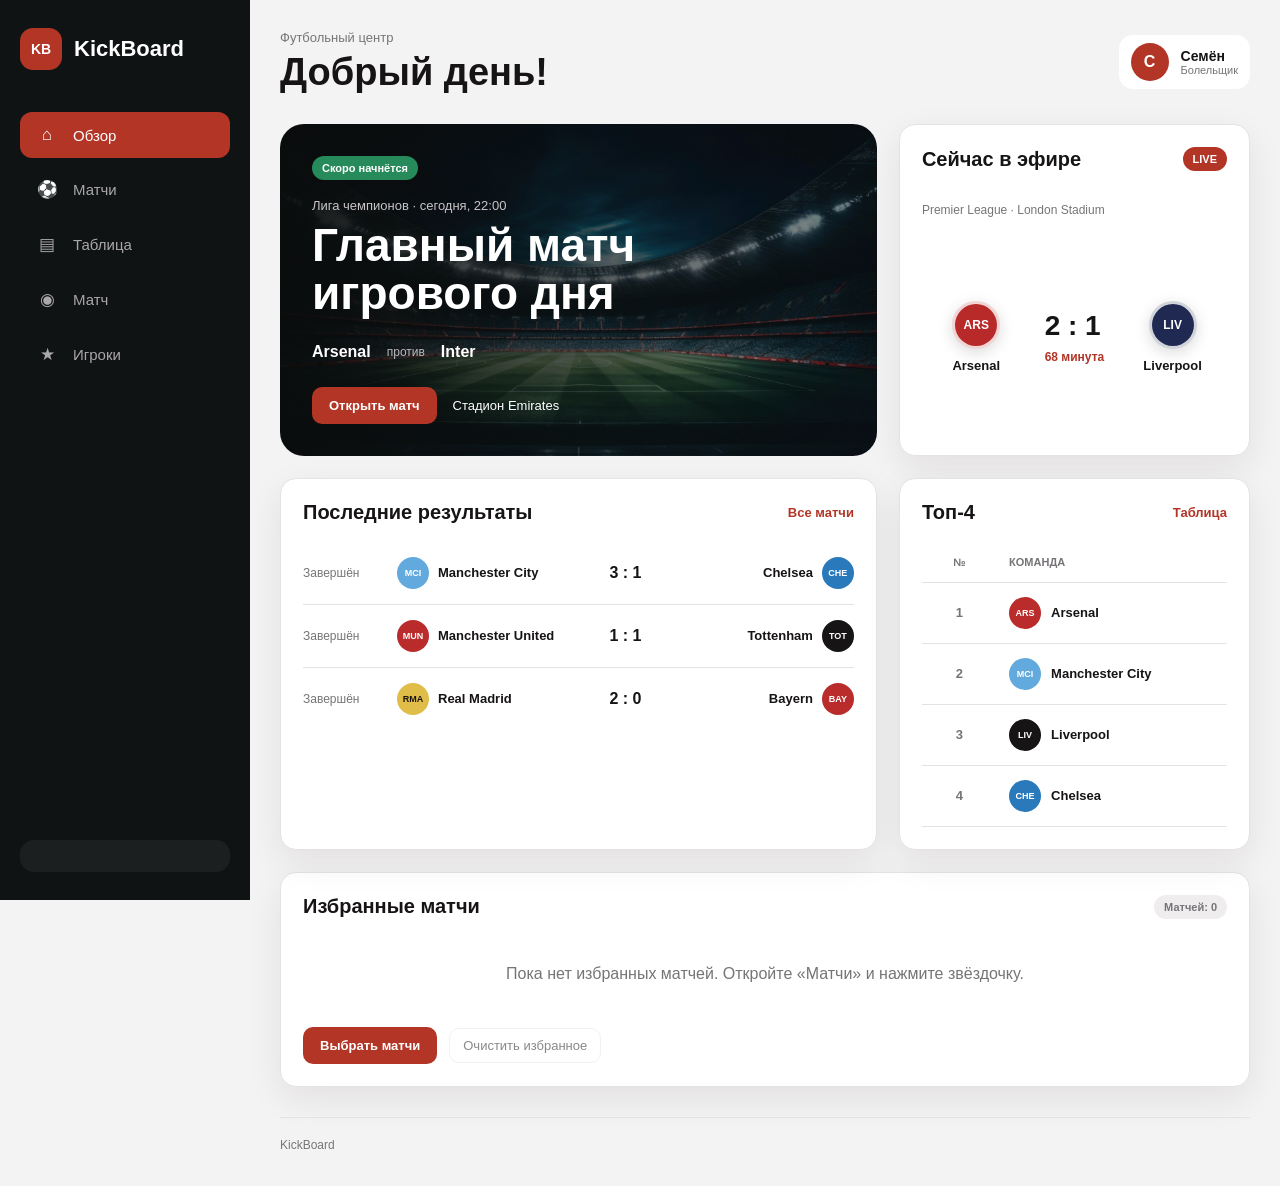
<file: hw-1/index.html>
<!DOCTYPE html>
<html lang="ru">
<head>
    <meta charset="UTF-8">
    <meta name="viewport" content="width=device-width, initial-scale=1.0">
    <meta name="description" content="Главная страница футбольного дашборда KickBoard">
    <title>KickBoard — Обзор</title>
    <link rel="stylesheet" href="css/style.css">
</head>
<body data-page="dashboard">
<div class="app">
    <aside class="sidebar">
        <a class="brand" href="index.html">
            <span class="brand__mark">KB</span>
            <span class="brand__name">KickBoard</span>
        </a>

        <nav class="navigation" aria-label="Основная навигация">
            <ul class="navigation__list">
                <li>
                    <a class="navigation__link navigation__link--active"
                       href="index.html" aria-current="page">
                        <span class="navigation__icon">⌂</span>
                        <span class="navigation__text">Обзор</span>
                    </a>
                </li>
                <li>
                    <a class="navigation__link" href="matches.html">
                        <span class="navigation__icon">⚽</span>
                        <span class="navigation__text">Матчи</span>
                    </a>
                </li>
                <li>
                    <a class="navigation__link" href="standings.html">
                        <span class="navigation__icon">▤</span>
                        <span class="navigation__text">Таблица</span>
                    </a>
                </li>
                <li>
                    <a class="navigation__link" href="match.html">
                        <span class="navigation__icon">◉</span>
                        <span class="navigation__text">Матч</span>
                    </a>
                </li>
                <li>
                    <a class="navigation__link" href="players.html">
                        <span class="navigation__icon">★</span>
                        <span class="navigation__text">Игроки</span>
                    </a>
                </li>
            </ul>
        </nav>

        <p class="sidebar__note">
        
        </p>
    </aside>

    <main class="main">
        <header class="topbar">
            <div>
                <p class="topbar__eyebrow">Футбольный центр</p>
                <h1 class="topbar__title">Добрый день!</h1>
            </div>

            <div class="profile">
                <span class="profile__avatar">С</span>
                <div class="profile__info">
                    <p class="profile__name">Семён</p>
                    <p class="profile__role">Болельщик</p>
                </div>
            </div>
        </header>

        <section class="dashboard-grid" aria-label="Главные матчи">
            <article class="hero">
                <div class="hero__content">
                    <span class="badge badge--green">Скоро начнётся</span>
                    <p class="hero__subtitle">Лига чемпионов · сегодня, 22:00</p>
                    <h2 class="hero__title">Главный матч игрового дня</h2>

                    <div class="hero__teams">
                        <span class="hero__team">Arsenal</span>
                        <span class="hero__versus">против</span>
                        <span class="hero__team">Inter</span>
                    </div>

                    <div class="hero__actions">
                        <a class="button" href="match.html">Открыть матч</a>
                        <span class="hero__time">Стадион Emirates</span>
                    </div>
                </div>
            </article>

            <article class="card live-card">
                <div class="section-heading">
                    <h2 class="section-heading__title">Сейчас в эфире</h2>
                    <span class="badge badge--live">LIVE</span>
                </div>

                <p class="live-card__stadium">Premier League · London Stadium</p>

                <div class="scoreboard">
                    <div class="scoreboard__team">
                        <span class="team-logo team-logo--red">ARS</span>
                        <span>Arsenal</span>
                    </div>

                    <div>
                        <p class="scoreboard__score">2 : 1</p>
                        <p class="scoreboard__minute">68 минута</p>
                    </div>

                    <div class="scoreboard__team">
                        <span class="team-logo team-logo--navy">LIV</span>
                        <span>Liverpool</span>
                    </div>
                </div>
            </article>
        </section>

        <section class="dashboard-grid">
            <section class="card">
                <div class="section-heading">
                    <h2 class="section-heading__title">Последние результаты</h2>
                    <a class="section-heading__link" href="matches.html">Все матчи</a>
                </div>

                <div class="match-list" data-js="recent-matches"></div>
            </section>

            <aside class="card">
                <div class="section-heading">
                    <h2 class="section-heading__title">Топ-4</h2>
                    <a class="section-heading__link" href="standings.html">Таблица</a>
                </div>

                <div class="table-wrapper">
                    <table class="standings-table">
                        <thead>
                        <tr>
                            <th>№</th>
                            <th>Команда</th>
                            <th>И</th>
                            <th>О</th>
                        </tr>
                        </thead>
                        <tbody data-js="top-teams"></tbody>
                    </table>
                </div>
            </aside>
        </section>

        <section class="card favorites-panel" aria-labelledby="favorites-title">
            <div class="section-heading">
                <h2 class="section-heading__title" id="favorites-title">Избранные матчи</h2>
                <span class="badge" data-js="favorites-count">Матчей: 0</span>
            </div>
            <div class="match-list" data-js="favorites-list"></div>
            <div class="favorites-panel__actions">
                <a class="button" href="matches.html">Выбрать матчи</a>
                <button class="favorite-toggle" type="button" data-js="clear-favorites" disabled>Очистить избранное</button>
            </div>
        </section>

        <footer class="footer">
            KickBoard
        </footer>
    </main>
</div>
<script type="module" src="js/app.js"></script>
</body>
</html>
</file>
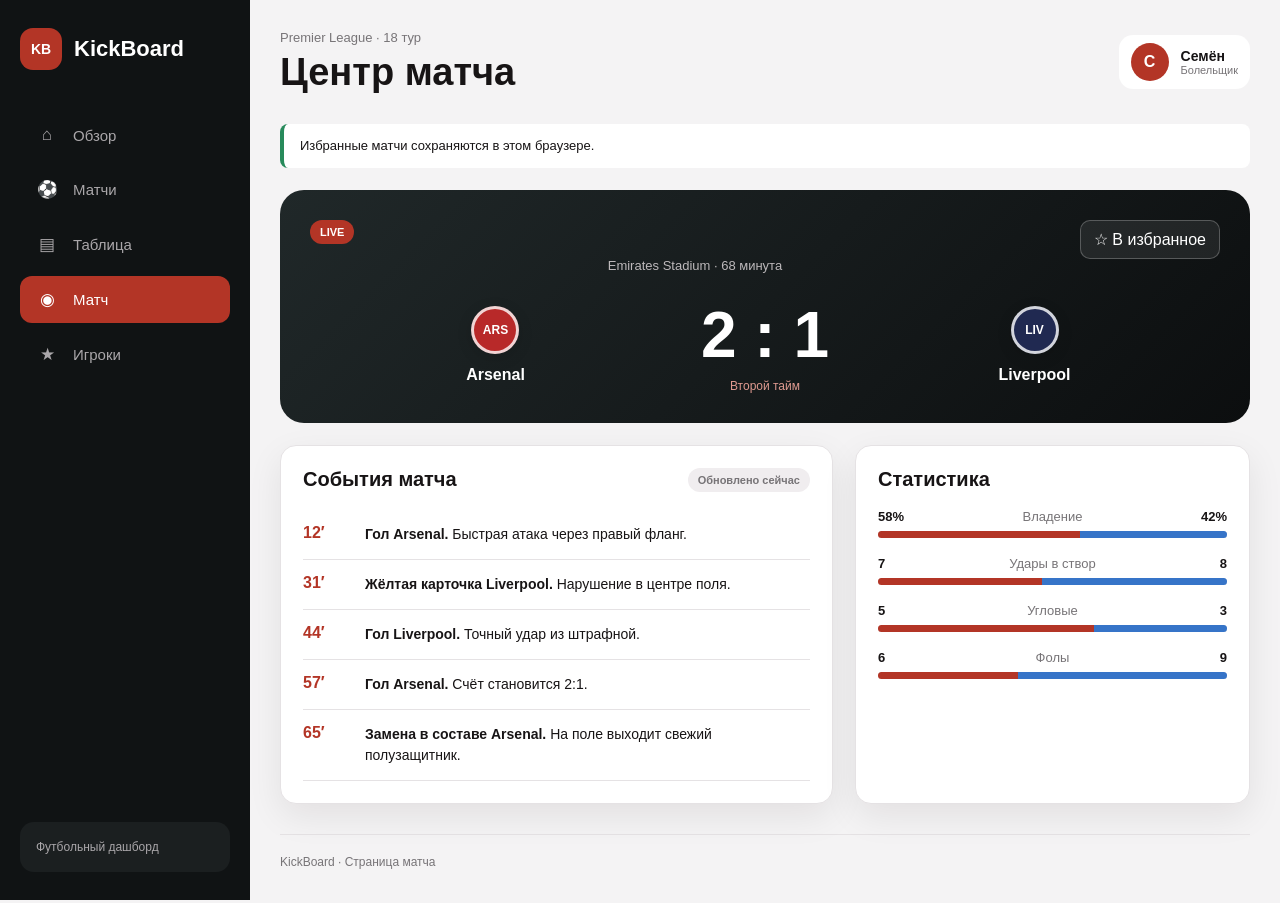
<file: hw-1/match.html>
<!DOCTYPE html>
<html lang="ru">
<head>
    <meta charset="UTF-8">
    <meta name="viewport" content="width=device-width, initial-scale=1.0">
    <meta name="description" content="Статистика футбольного матча KickBoard">
    <title>KickBoard — Матч</title>
    <link rel="stylesheet" href="css/style.css">
</head>
<body data-page="match">
<div class="app">
    <aside class="sidebar">
        <a class="brand" href="index.html">
            <span class="brand__mark">KB</span>
            <span class="brand__name">KickBoard</span>
        </a>

        <nav class="navigation" aria-label="Основная навигация">
            <ul class="navigation__list">
                <li>
                    <a class="navigation__link" href="index.html">
                        <span class="navigation__icon">⌂</span>
                        <span class="navigation__text">Обзор</span>
                    </a>
                </li>

                <li>
                    <a class="navigation__link" href="matches.html">
                        <span class="navigation__icon">⚽</span>
                        <span class="navigation__text">Матчи</span>
                    </a>
                </li>

                <li>
                    <a class="navigation__link" href="standings.html">
                        <span class="navigation__icon">▤</span>
                        <span class="navigation__text">Таблица</span>
                    </a>
                </li>

                <li>
                    <a class="navigation__link navigation__link--active"
                       href="match.html"
                       aria-current="page">
                        <span class="navigation__icon">◉</span>
                        <span class="navigation__text">Матч</span>
                    </a>
                </li>

                <li>
                    <a class="navigation__link" href="players.html">
                        <span class="navigation__icon">★</span>
                        <span class="navigation__text">Игроки</span>
                    </a>
                </li>
            </ul>
        </nav>

        <p class="sidebar__note">
            Футбольный дашборд
        </p>
    </aside>

    <main class="main">
        <header class="topbar">
            <div>
                <p class="topbar__eyebrow">Premier League · 18 тур</p>
                <h1 class="topbar__title">Центр матча</h1>
            </div>

            <div class="profile">
                <span class="profile__avatar">С</span>
                <div class="profile__info">
                    <p class="profile__name">Семён</p>
                    <p class="profile__role">Болельщик</p>
                </div>
            </div>
        </header>

        <section class="match-hero">
            <span class="badge badge--live">LIVE</span>

            <button
                class="favorite-button"
                type="button"
                aria-pressed="false"
                data-js="favorite-button"
                data-favorite-id="8"
                data-match-name="Arsenal — Liverpool"
            >
                ☆ Добавить в избранное
            </button>

            <p class="match-hero__meta">
                Emirates Stadium · 68 минута
            </p>

            <div class="match-score">
                <div class="match-score__team">
                    <span class="team-logo team-logo--red">ARS</span>
                    <span>Arsenal</span>
                </div>

                <div>
                    <p class="match-score__number">2 : 1</p>
                    <p class="match-score__status">Второй тайм</p>
                </div>

                <div class="match-score__team">
                    <span class="team-logo team-logo--navy">LIV</span>
                    <span>Liverpool</span>
                </div>
            </div>
        </section>

        <div class="match-content">
            <section class="card">
                <div class="section-heading">
                    <h2 class="section-heading__title">События матча</h2>
                    <span class="badge">Обновлено сейчас</span>
                </div>

                <ol class="timeline" data-js="timeline"></ol>
            </section>

            <aside class="card">
                <div class="section-heading">
                    <h2 class="section-heading__title">Статистика</h2>
                </div>

                <div class="statistics">
                    <div class="statistic">
                        <div class="statistic__values">
                            <span>58%</span>
                            <span class="statistic__name">Владение</span>
                            <span>42%</span>
                        </div>

                        <div class="statistic__track">
                            <span class="statistic__home statistic__home--58"></span>
                            <span class="statistic__away"></span>
                        </div>
                    </div>

                    <div class="statistic">
                        <div class="statistic__values">
                            <span>7</span>
                            <span class="statistic__name">Удары в створ</span>
                            <span>8</span>
                        </div>

                        <div class="statistic__track">
                            <span class="statistic__home statistic__home--47"></span>
                            <span class="statistic__away"></span>
                        </div>
                    </div>

                    <div class="statistic">
                        <div class="statistic__values">
                            <span>5</span>
                            <span class="statistic__name">Угловые</span>
                            <span>3</span>
                        </div>

                        <div class="statistic__track">
                            <span class="statistic__home statistic__home--62"></span>
                            <span class="statistic__away"></span>
                        </div>
                    </div>

                    <div class="statistic">
                        <div class="statistic__values">
                            <span>6</span>
                            <span class="statistic__name">Фолы</span>
                            <span>9</span>
                        </div>

                        <div class="statistic__track">
                            <span class="statistic__home statistic__home--40"></span>
                            <span class="statistic__away"></span>
                        </div>
                    </div>
                </div>
            </aside>
        </div>

        <footer class="footer">
            KickBoard · Страница матча
        </footer>
    </main>
</div>
<script type="module" src="js/app.js"></script>
</body>
</html>
</file>
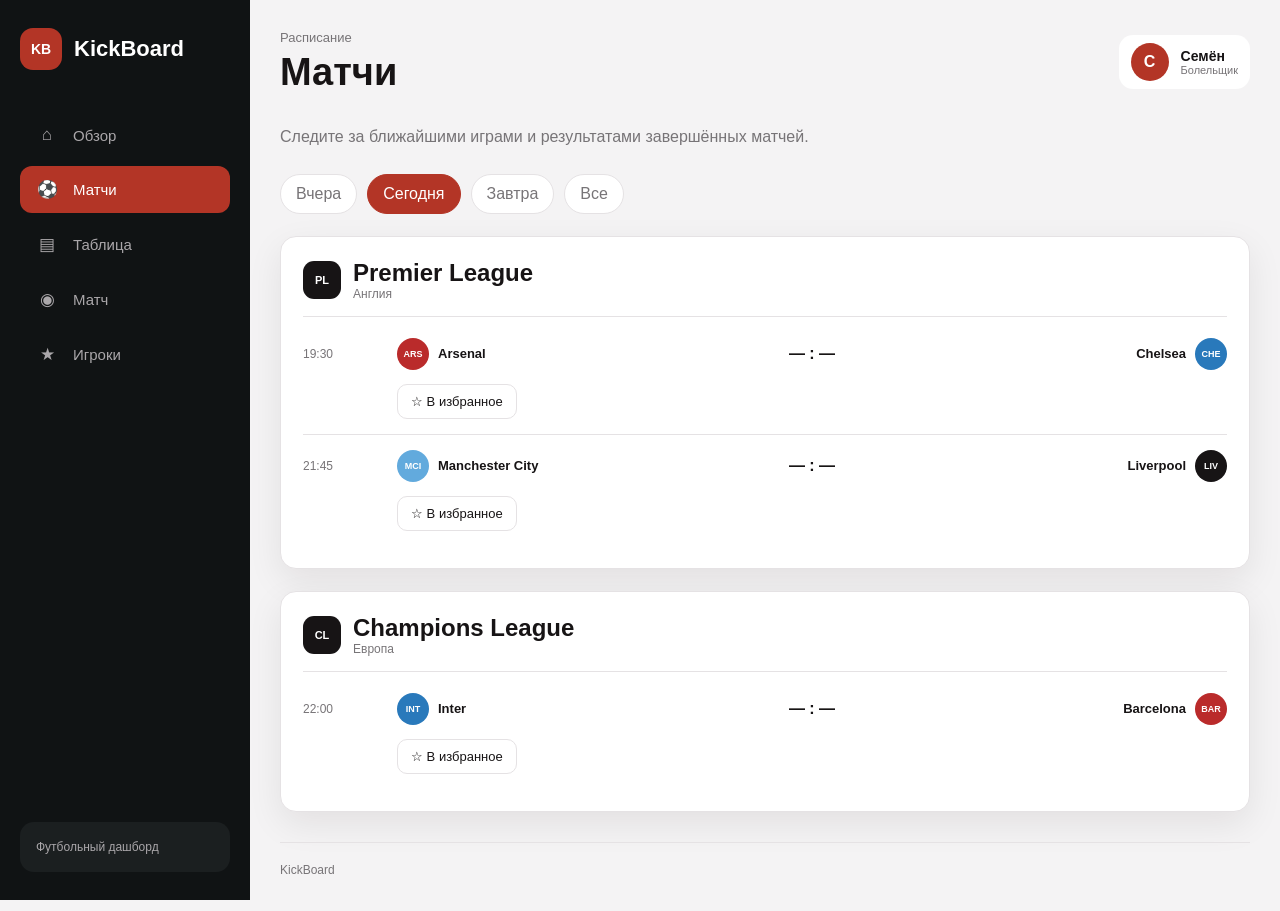
<file: hw-1/matches.html>
<!DOCTYPE html>
<html lang="ru">
<head>
    <meta charset="UTF-8">
    <meta name="viewport" content="width=device-width, initial-scale=1.0">
    <meta name="description" content="Расписание футбольных матчей KickBoard">
    <title>KickBoard — Матчи</title>
    <link rel="stylesheet" href="css/style.css">
</head>
<body data-page="matches">
<div class="app">
    <aside class="sidebar">
        <a class="brand" href="index.html">
            <span class="brand__mark">KB</span>
            <span class="brand__name">KickBoard</span>
        </a>

        <nav class="navigation" aria-label="Основная навигация">
            <ul class="navigation__list">
                <li>
                    <a class="navigation__link" href="index.html">
                        <span class="navigation__icon">⌂</span>
                        <span class="navigation__text">Обзор</span>
                    </a>
                </li>

                <li>
                    <a class="navigation__link navigation__link--active"
                       href="matches.html"
                       aria-current="page">
                        <span class="navigation__icon">⚽</span>
                        <span class="navigation__text">Матчи</span>
                    </a>
                </li>

                <li>
                    <a class="navigation__link" href="standings.html">
                        <span class="navigation__icon">▤</span>
                        <span class="navigation__text">Таблица</span>
                    </a>
                </li>

                <li>
                    <a class="navigation__link" href="match.html">
                        <span class="navigation__icon">◉</span>
                        <span class="navigation__text">Матч</span>
                    </a>
                </li>

                <li>
                    <a class="navigation__link" href="players.html">
                        <span class="navigation__icon">★</span>
                        <span class="navigation__text">Игроки</span>
                    </a>
                </li>
            </ul>
        </nav>

        <p class="sidebar__note">
            Футбольный дашборд
        </p>
    </aside>

    <main class="main">
        <header class="topbar">
            <div>
                <p class="topbar__eyebrow">Расписание</p>
                <h1 class="topbar__title">Матчи</h1>
            </div>

            <div class="profile">
                <span class="profile__avatar">С</span>
                <div class="profile__info">
                    <p class="profile__name">Семён</p>
                    <p class="profile__role">Болельщик</p>
                </div>
            </div>
        </header>

        <p class="page-description">
            Следите за ближайшими играми и результатами завершённых матчей.
        </p>

        <div class="filters" aria-label="Выбор даты">
            <button class="filter" type="button" data-match-filter="yesterday">Вчера</button>
            <button class="filter filter--active" type="button" data-match-filter="today">Сегодня</button>
            <button class="filter" type="button" data-match-filter="tomorrow">Завтра</button>
            <button class="filter" type="button" data-match-filter="all">Все</button>
        </div>

        <div data-js="matches-list"></div>

        <footer class="footer">
            KickBoard 
        </footer>
    </main>
</div>
<script type="module" src="js/app.js"></script>
</body>
</html>
</file>
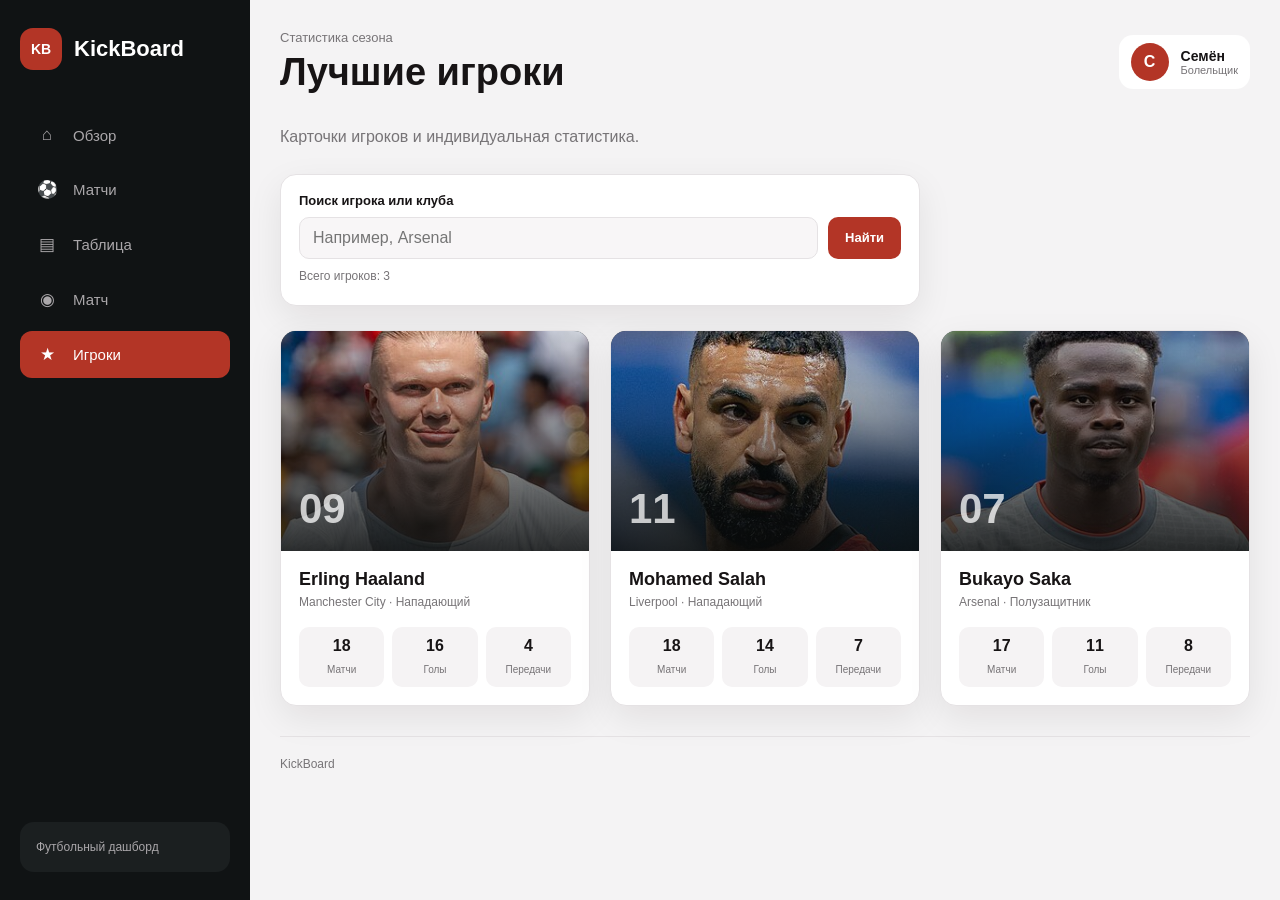
<file: hw-1/players.html>
<!DOCTYPE html>
<html lang="ru">
<head>
    <meta charset="UTF-8">
    <meta name="viewport" content="width=device-width, initial-scale=1.0">
    <meta name="description" content="Статистика футболистов KickBoard">
    <title>KickBoard — Игроки</title>
    <link rel="stylesheet" href="css/style.css">
</head>
<body data-page="players">
<div class="app">
    <aside class="sidebar">
        <a class="brand" href="index.html">
            <span class="brand__mark">KB</span>
            <span class="brand__name">KickBoard</span>
        </a>

        <nav class="navigation" aria-label="Основная навигация">
            <ul class="navigation__list">
                <li>
                    <a class="navigation__link" href="index.html">
                        <span class="navigation__icon">⌂</span>
                        <span class="navigation__text">Обзор</span>
                    </a>
                </li>

                <li>
                    <a class="navigation__link" href="matches.html">
                        <span class="navigation__icon">⚽</span>
                        <span class="navigation__text">Матчи</span>
                    </a>
                </li>

                <li>
                    <a class="navigation__link" href="standings.html">
                        <span class="navigation__icon">▤</span>
                        <span class="navigation__text">Таблица</span>
                    </a>
                </li>

                <li>
                    <a class="navigation__link" href="match.html">
                        <span class="navigation__icon">◉</span>
                        <span class="navigation__text">Матч</span>
                    </a>
                </li>

                <li>
                    <a class="navigation__link navigation__link--active"
                       href="players.html"
                       aria-current="page">
                        <span class="navigation__icon">★</span>
                        <span class="navigation__text">Игроки</span>
                    </a>
                </li>
            </ul>
        </nav>

        <p class="sidebar__note">
            Футбольный дашборд
        </p>
    </aside>

    <main class="main">
        <header class="topbar">
            <div>
                <p class="topbar__eyebrow">Статистика сезона</p>
                <h1 class="topbar__title">Лучшие игроки</h1>
            </div>

            <div class="profile">
                <span class="profile__avatar">С</span>
                <div class="profile__info">
                    <p class="profile__name">Семён</p>
                    <p class="profile__role">Болельщик</p>
                </div>
            </div>
        </header>

        <p class="page-description">
            Карточки игроков и индивидуальная статистика.
            
        </p>

        <form class="search-form" data-js="player-search-form">
            <label class="search-form__label" for="player-search">Поиск игрока или клуба</label>
            <div class="search-form__row">
                <input
                    class="search-form__input"
                    id="player-search"
                    type="search"
                    placeholder="Например, Arsenal"
                    autocomplete="off"
                    data-js="player-search-input"
                >
                <button class="button search-form__button" type="submit">Найти</button>
            </div>
            <p class="search-form__message" aria-live="polite" data-js="player-search-message"></p>
        </form>

        <section class="players-grid" aria-label="Список лучших игроков" data-js="players-list"></section>

        <footer class="footer">
            KickBoard
        </footer>
    </main>
</div>
<script type="module" src="js/app.js"></script>
</body>
</html>
</file>
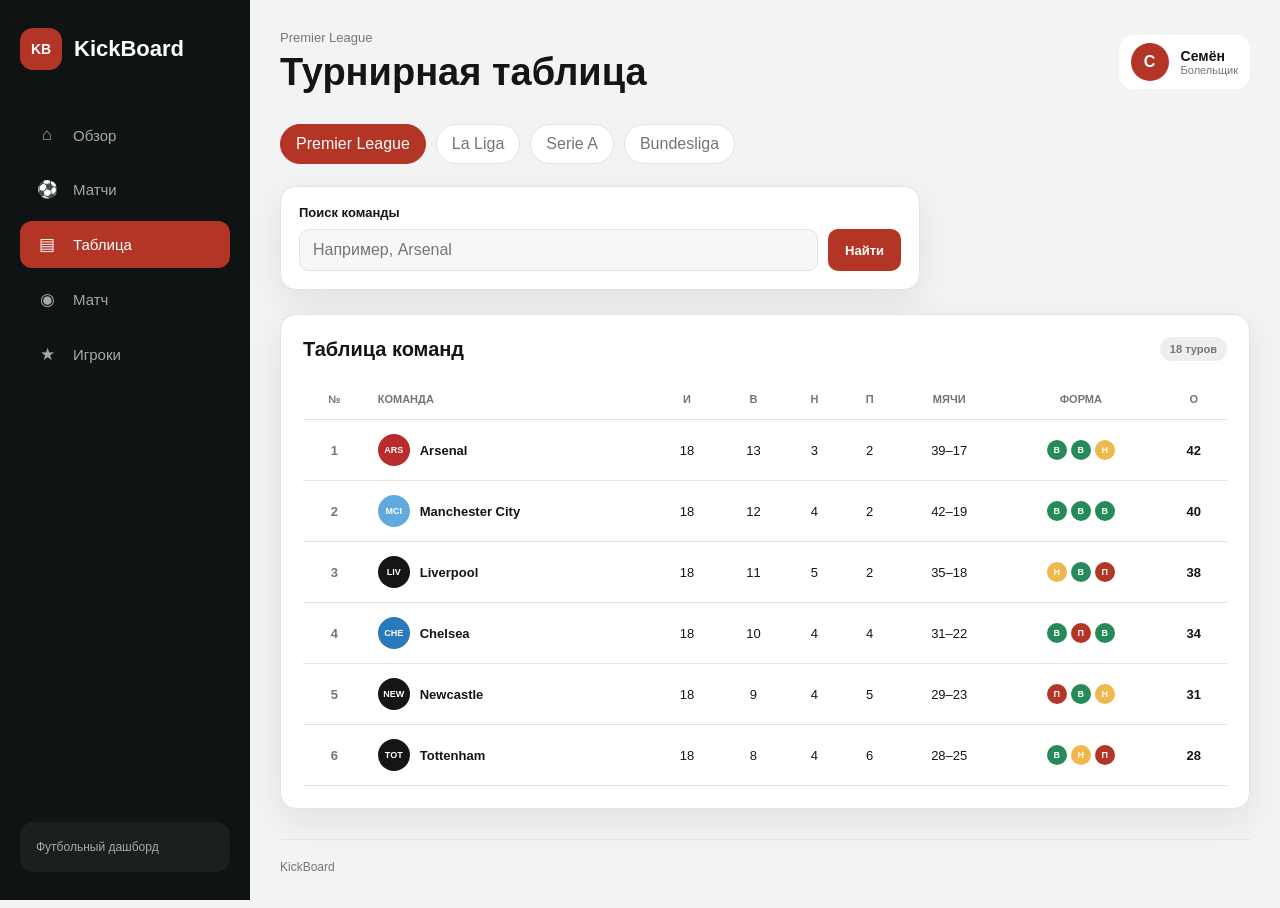
<file: hw-1/standings.html>
<!DOCTYPE html>
<html lang="ru">
<head>
    <meta charset="UTF-8">
    <meta name="viewport" content="width=device-width, initial-scale=1.0">
    <meta name="description" content="Турнирная таблица футбольных команд KickBoard">
    <title>KickBoard — Таблица</title>
    <link rel="stylesheet" href="css/style.css">
</head>
<body data-page="standings">
<div class="app">
    <aside class="sidebar">
        <a class="brand" href="index.html">
            <span class="brand__mark">KB</span>
            <span class="brand__name">KickBoard</span>
        </a>

        <nav class="navigation" aria-label="Основная навигация">
            <ul class="navigation__list">
                <li>
                    <a class="navigation__link" href="index.html">
                        <span class="navigation__icon">⌂</span>
                        <span class="navigation__text">Обзор</span>
                    </a>
                </li>

                <li>
                    <a class="navigation__link" href="matches.html">
                        <span class="navigation__icon">⚽</span>
                        <span class="navigation__text">Матчи</span>
                    </a>
                </li>

                <li>
                    <a class="navigation__link navigation__link--active"
                       href="standings.html"
                       aria-current="page">
                        <span class="navigation__icon">▤</span>
                        <span class="navigation__text">Таблица</span>
                    </a>
                </li>

                <li>
                    <a class="navigation__link" href="match.html">
                        <span class="navigation__icon">◉</span>
                        <span class="navigation__text">Матч</span>
                    </a>
                </li>

                <li>
                    <a class="navigation__link" href="players.html">
                        <span class="navigation__icon">★</span>
                        <span class="navigation__text">Игроки</span>
                    </a>
                </li>
            </ul>
        </nav>

        <p class="sidebar__note">
            Футбольный дашборд  
        </p>
    </aside>

    <main class="main">
        <header class="topbar">
            <div>
                <p class="topbar__eyebrow" data-js="standings-league">Premier League</p>
                <h1 class="topbar__title">Турнирная таблица</h1>
            </div>

            <div class="profile">
                <span class="profile__avatar">С</span>
                <div class="profile__info">
                    <p class="profile__name">Семён</p>
                    <p class="profile__role">Болельщик</p>
                </div>
            </div>
        </header>

        <p class="page-description">
        </p>

        <div class="filters" aria-label="Выбор лиги">
            <button class="filter filter--active" type="button" data-league-id="premier-league" aria-pressed="true">Premier League</button>
            <button class="filter" type="button" data-league-id="la-liga" aria-pressed="false">La Liga</button>
            <button class="filter" type="button" data-league-id="serie-a" aria-pressed="false">Serie A</button>
            <button class="filter" type="button" data-league-id="bundesliga" aria-pressed="false">Bundesliga</button>
        </div>

        <form class="search-form" data-js="team-search-form">
            <label class="search-form__label" for="team-search">Поиск команды</label>
            <div class="search-form__row">
                <input
                    class="search-form__input"
                    id="team-search"
                    type="search"
                    placeholder="Например, Arsenal"
                    autocomplete="off"
                    data-js="team-search-input"
                >
                <button class="button search-form__button" type="submit">Найти</button>
            </div>
        </form>

        <section class="card">
            <div class="section-heading">
                <h2 class="section-heading__title">Таблица команд</h2>
                <span class="badge">18 туров</span>
            </div>

            <div class="table-wrapper">
                <table class="standings-table">
                    <thead>
                    <tr>
                        <th>№</th>
                        <th>Команда</th>
                        <th>И</th>
                        <th>В</th>
                        <th>Н</th>
                        <th>П</th>
                        <th>Мячи</th>
                        <th>Форма</th>
                        <th>О</th>
                    </tr>
                    </thead>

                    <tbody data-js="standings-body"></tbody>
                </table>
            </div>
        </section>

        <footer class="footer">
            KickBoard
        </footer>
    </main>
</div>
<script type="module" src="js/app.js"></script>
</body>
</html>
</file>
<file: hw-1/css/style.css>
:root {
    --color-bg: #f4f3f4;
    --color-surface: #ffffff;
    --color-sidebar: #101314;
    --color-text: #171415;
    --color-muted: #777477;
    --color-border: #e5e2e4;
    --color-accent: #b33526;
    --color-accent-dark: #8f291e;
    --color-green: #278a5b;
    --color-yellow: #f0b84b;
    --color-blue: #3674c8;

    --sidebar-width: 250px;
    --radius-small: 10px;
    --radius-medium: 16px;
    --radius-large: 24px;
    --shadow: 0 12px 35px rgba(20, 14, 16, 0.08);
}

* {
    box-sizing: border-box;
    margin: 0;
    padding: 0;
}

html {
    scroll-behavior: smooth;
}

body {
    min-width: 320px;
    color: var(--color-text);
    background: var(--color-bg);
    font-family: Arial, Helvetica, sans-serif;
}

a {
    color: inherit;
    text-decoration: none;
}

button {
    font: inherit;
}

.app {
    display: grid;
    grid-template-columns: var(--sidebar-width) minmax(0, 1fr);
    min-height: 100vh;
}

/* Боковая панель */

.sidebar {
    position: sticky;
    top: 0;
    display: flex;
    flex-direction: column;
    height: 100vh;
    padding: 28px 20px;
    color: #ffffff;
    background: var(--color-sidebar);
}

.brand {
    display: flex;
    align-items: center;
    gap: 12px;
    margin-bottom: 42px;
    font-size: 22px;
    font-weight: 800;
}

.brand__mark {
    display: grid;
    width: 42px;
    height: 42px;
    place-items: center;
    color: #ffffff;
    background: var(--color-accent);
    border-radius: 13px;
    font-size: 14px;
}

.navigation__list {
    display: flex;
    flex-direction: column;
    gap: 8px;
    list-style: none;
}

.navigation__link {
    display: flex;
    align-items: center;
    gap: 14px;
    padding: 13px 15px;
    color: #aaa7aa;
    border-radius: 12px;
    font-size: 15px;
    transition: 0.2s;
}

.navigation__link:hover,
.navigation__link--active {
    color: #ffffff;
    background: var(--color-accent);
}

.navigation__icon {
    width: 24px;
    text-align: center;
    font-size: 17px;
}

.sidebar__note {
    margin-top: auto;
    padding: 16px;
    color: #aaa7aa;
    background: #1b1f20;
    border-radius: 14px;
    font-size: 12px;
    line-height: 1.5;
}

/* Основная область */

.main {
    min-width: 0;
    padding: 30px;
}

.topbar {
    display: flex;
    align-items: center;
    justify-content: space-between;
    gap: 24px;
    margin-bottom: 30px;
}

.topbar__eyebrow {
    margin-bottom: 6px;
    color: var(--color-muted);
    font-size: 13px;
}

.topbar__title {
    font-size: clamp(26px, 4vw, 38px);
}

.profile {
    display: flex;
    align-items: center;
    gap: 12px;
    padding: 8px 12px;
    background: var(--color-surface);
    border-radius: 14px;
}

.profile__avatar {
    display: grid;
    width: 38px;
    height: 38px;
    place-items: center;
    color: #ffffff;
    background: var(--color-accent);
    border-radius: 50%;
    font-weight: 700;
}

.profile__name {
    font-size: 14px;
    font-weight: 700;
}

.profile__role {
    color: var(--color-muted);
    font-size: 11px;
}

.card {
    min-width: 0;
    padding: 22px;
    background: var(--color-surface);
    border: 1px solid var(--color-border);
    border-radius: var(--radius-medium);
    box-shadow: var(--shadow);
}

.section-heading {
    display: flex;
    align-items: center;
    justify-content: space-between;
    gap: 16px;
    margin-bottom: 18px;
}

.section-heading__title {
    font-size: 20px;
}

.section-heading__link {
    color: var(--color-accent);
    font-size: 13px;
    font-weight: 700;
}

.page-description {
    margin-bottom: 24px;
    color: var(--color-muted);
    line-height: 1.6;
}

.badge {
    display: inline-flex;
    align-items: center;
    gap: 6px;
    width: fit-content;
    padding: 6px 10px;
    color: var(--color-muted);
    background: #f0edef;
    border-radius: 999px;
    font-size: 11px;
    font-weight: 700;
}

.badge--live {
    color: #ffffff;
    background: var(--color-accent);
}

.badge--green {
    color: #ffffff;
    background: var(--color-green);
}

.button {
    display: inline-flex;
    align-items: center;
    justify-content: center;
    padding: 11px 17px;
    color: #ffffff;
    background: var(--color-accent);
    border-radius: 10px;
    font-size: 13px;
    font-weight: 700;
    transition: 0.2s;
}

.button:hover {
    background: var(--color-accent-dark);
    transform: translateY(-2px);
}

/* Главная страница */

.dashboard-grid {
    display: grid;
    grid-template-columns: minmax(0, 1.7fr) minmax(290px, 1fr);
    gap: 22px;
}

.dashboard-grid + .dashboard-grid {
    margin-top: 22px;
}

.hero {
    position: relative;
    min-height: 320px;
    overflow: hidden;
    padding: 32px;
    color: #ffffff;
    background-color: #212929;
    background-image:
        linear-gradient(100deg, rgba(10, 12, 12, 0.97), rgba(10, 12, 12, 0.28)),
        url("../images/stadium.jpg");
    background-position: center;
    background-size: cover;
    border-radius: var(--radius-large);
}

.hero__content {
    position: relative;
    z-index: 1;
    max-width: 580px;
}

.hero__subtitle {
    margin: 18px 0 8px;
    color: #c8c5c7;
    font-size: 13px;
}

.hero__title {
    max-width: 520px;
    margin-bottom: 25px;
    font-size: clamp(28px, 4vw, 46px);
    line-height: 1.05;
}

.hero__teams {
    display: flex;
    align-items: center;
    gap: 16px;
    margin-bottom: 26px;
}

.hero__team {
    font-weight: 700;
}

.hero__versus {
    color: #bbb7b9;
    font-size: 12px;
}

.hero__actions {
    display: flex;
    flex-wrap: wrap;
    align-items: center;
    gap: 16px;
}

.hero__time {
    font-size: 13px;
}

.live-card {
    display: flex;
    flex-direction: column;
}

.live-card__stadium {
    margin: 14px 0 24px;
    color: var(--color-muted);
    font-size: 12px;
}

.scoreboard {
    display: grid;
    grid-template-columns: 1fr auto 1fr;
    align-items: center;
    gap: 14px;
    margin: auto 0;
}

.scoreboard__team {
    display: flex;
    flex-direction: column;
    align-items: center;
    gap: 9px;
    text-align: center;
    font-size: 13px;
    font-weight: 700;
}

.scoreboard__score {
    font-size: 28px;
    font-weight: 800;
    white-space: nowrap;
}

.scoreboard__minute {
    margin-top: 8px;
    color: var(--color-accent);
    text-align: center;
    font-size: 12px;
    font-weight: 700;
}

.team-logo {
    display: grid;
    width: 48px;
    height: 48px;
    place-items: center;
    color: #ffffff;
    background: var(--color-text);
    border: 3px solid rgba(255, 255, 255, 0.8);
    border-radius: 50%;
    box-shadow: 0 4px 15px rgba(0, 0, 0, 0.14);
    font-size: 12px;
    font-weight: 800;
}

.team-logo--red {
    background: #b82929;
}

.team-logo--blue {
    background: #2874b8;
}

.team-logo--sky {
    background: #6aaede;
}

.team-logo--navy {
    background: #202951;
}

.team-logo--gold {
    color: #181414;
    background: #e9c85d;
}

.match-list {
    display: flex;
    flex-direction: column;
}

.match-row {
    display: grid;
    grid-template-columns: 80px minmax(0, 1fr) auto minmax(0, 1fr);
    align-items: center;
    gap: 14px;
    padding: 15px 0;
    border-bottom: 1px solid var(--color-border);
}

.match-row:last-child {
    border-bottom: 0;
}

.match-row__time {
    color: var(--color-muted);
    font-size: 12px;
}

.match-row__team {
    display: flex;
    align-items: center;
    gap: 9px;
    font-size: 13px;
    font-weight: 700;
}

.match-row__team--right {
    justify-content: flex-end;
    text-align: right;
}

.match-row__score {
    font-weight: 800;
    white-space: nowrap;
}

.team-dot {
    display: grid;
    flex: 0 0 32px;
    width: 32px;
    height: 32px;
    place-items: center;
    color: #ffffff;
    background: var(--color-text);
    border-radius: 50%;
    font-size: 9px;
    font-weight: 800;
}

.team-dot--red {
    background: #ba2b2b;
}

.team-dot--blue {
    background: #2979bb;
}

.team-dot--sky {
    background: #62aadd;
}

.team-dot--gold {
    color: #181414;
    background: #e0bc48;
}

/* Таблицы */

.table-wrapper {
    width: 100%;
    overflow-x: auto;
}

.standings-table {
    width: 100%;
    min-width: 580px;
    border-collapse: collapse;
}

.standings-table th,
.standings-table td {
    padding: 14px 12px;
    border-bottom: 1px solid var(--color-border);
    text-align: center;
    font-size: 13px;
}

.standings-table th {
    color: var(--color-muted);
    font-size: 11px;
    text-transform: uppercase;
}

.standings-table th:nth-child(2),
.standings-table td:nth-child(2) {
    text-align: left;
}

.standings-table tbody tr:hover {
    background: #f7f5f6;
}

.table-team {
    display: flex;
    align-items: center;
    gap: 10px;
    font-weight: 700;
}

.position {
    color: var(--color-muted);
    font-weight: 700;
}

.form {
    display: flex;
    justify-content: center;
    gap: 4px;
}

.form__item {
    display: grid;
    width: 20px;
    height: 20px;
    place-items: center;
    color: #ffffff;
    background: var(--color-green);
    border-radius: 50%;
    font-size: 9px;
    font-weight: 700;
}

.form__item--draw {
    background: var(--color-yellow);
}

.form__item--loss {
    background: var(--color-accent);
}

/* Страница матчей */

.filters {
    display: flex;
    flex-wrap: wrap;
    gap: 10px;
    margin-bottom: 22px;
}

.filter {
    padding: 10px 15px;
    color: var(--color-muted);
    background: var(--color-surface);
    border: 1px solid var(--color-border);
    border-radius: 999px;
    cursor: pointer;
}

.filter:hover,
.filter--active {
    color: #ffffff;
    background: var(--color-accent);
    border-color: var(--color-accent);
}

.league {
    margin-bottom: 22px;
}

.league__header {
    display: flex;
    align-items: center;
    gap: 12px;
    margin-bottom: 6px;
    padding-bottom: 15px;
    border-bottom: 1px solid var(--color-border);
}

.league__logo {
    display: grid;
    width: 38px;
    height: 38px;
    place-items: center;
    color: #ffffff;
    background: var(--color-text);
    border-radius: 11px;
    font-size: 11px;
    font-weight: 800;
}

.league__country {
    color: var(--color-muted);
    font-size: 12px;
}

/* Страница отдельного матча */

.match-hero {
    padding: 30px;
    color: #ffffff;
    background: linear-gradient(135deg, #202829, #0c0e0f);
    border-radius: var(--radius-large);
}

.match-hero__meta {
    margin: 14px 0 25px;
    color: #bdb9bb;
    text-align: center;
    font-size: 13px;
}

.match-score {
    display: grid;
    grid-template-columns: 1fr auto 1fr;
    align-items: center;
    gap: 20px;
}

.match-score__team {
    display: flex;
    flex-direction: column;
    align-items: center;
    gap: 12px;
    text-align: center;
    font-weight: 700;
}

.match-score__number {
    font-size: clamp(38px, 6vw, 64px);
    font-weight: 800;
}

.match-score__status {
    margin-top: 7px;
    color: #e09a90;
    text-align: center;
    font-size: 12px;
}

.match-content {
    display: grid;
    grid-template-columns: minmax(0, 1.4fr) minmax(280px, 1fr);
    gap: 22px;
    margin-top: 22px;
}

.timeline {
    list-style: none;
}

.timeline__item {
    display: grid;
    grid-template-columns: 48px 1fr;
    gap: 14px;
    padding: 14px 0;
    border-bottom: 1px solid var(--color-border);
}

.timeline__minute {
    color: var(--color-accent);
    font-weight: 800;
}

.timeline__event {
    font-size: 14px;
    line-height: 1.5;
}

.statistics {
    display: flex;
    flex-direction: column;
    gap: 18px;
}

.statistic__values {
    display: flex;
    justify-content: space-between;
    margin-bottom: 7px;
    font-size: 13px;
    font-weight: 700;
}

.statistic__name {
    color: var(--color-muted);
    font-weight: 400;
}

.statistic__track {
    display: flex;
    height: 7px;
    overflow: hidden;
    background: #dedbdd;
    border-radius: 999px;
}

.statistic__home {
    background: var(--color-accent);
}

.statistic__away {
    flex: 1;
    background: var(--color-blue);
}

.statistic__home--58 {
    width: 58%;
}

.statistic__home--47 {
    width: 47%;
}

.statistic__home--62 {
    width: 62%;
}

.statistic__home--40 {
    width: 40%;
}

/* Игроки */

.players-grid {
    display: grid;
    grid-template-columns: repeat(3, minmax(0, 1fr));
    gap: 20px;
}

.player-card {
    overflow: hidden;
    background: var(--color-surface);
    border: 1px solid var(--color-border);
    border-radius: var(--radius-medium);
    box-shadow: var(--shadow);
}

.player-card__photo {
    display: flex;
    min-height: 220px;
    align-items: flex-end;
    padding: 18px;
    color: #ffffff;
    background-color: #273638;
    background-position: center 20%;
    background-size: cover;
}

.player-card__photo--one {
    background-image:
        linear-gradient(to top, rgba(10, 12, 12, 0.85), transparent),
        url("../images/player-1.jpg");
}

.player-card__photo--two {
    background-image:
        linear-gradient(to top, rgba(10, 12, 12, 0.85), transparent),
        url("../images/player-2.jpg");
}

.player-card__photo--three {
    background-image:
        linear-gradient(to top, rgba(10, 12, 12, 0.85), transparent),
        url("../images/player-3.jpg");
}

.player-card__number {
    font-size: 42px;
    font-weight: 800;
    opacity: 0.75;
}

.player-card__content {
    padding: 18px;
}

.player-card__name {
    margin-bottom: 5px;
    font-size: 18px;
}

.player-card__club {
    color: var(--color-muted);
    font-size: 12px;
}

.player-card__stats {
    display: grid;
    grid-template-columns: repeat(3, 1fr);
    gap: 8px;
    margin-top: 18px;
}

.player-card__stat {
    padding: 10px 6px;
    text-align: center;
    background: #f5f3f4;
    border-radius: 10px;
}

.player-card__value {
    display: block;
    margin-bottom: 4px;
    font-weight: 800;
}

.player-card__label {
    color: var(--color-muted);
    font-size: 10px;
}

.footer {
    margin-top: 30px;
    padding: 20px 0 4px;
    color: var(--color-muted);
    border-top: 1px solid var(--color-border);
    font-size: 12px;
}

/* Интерактивные элементы второй домашней работы */

.search-form {
    max-width: 640px;
    margin-bottom: 24px;
    padding: 18px;
    background: var(--color-surface);
    border: 1px solid var(--color-border);
    border-radius: var(--radius-medium);
    box-shadow: var(--shadow);
}

.search-form__label {
    display: block;
    margin-bottom: 9px;
    font-size: 13px;
    font-weight: 700;
}

.search-form__row {
    display: flex;
    gap: 10px;
}

.search-form__input {
    width: 100%;
    min-width: 0;
    padding: 11px 13px;
    color: var(--color-text);
    background: #f8f6f7;
    border: 1px solid var(--color-border);
    border-radius: 10px;
    font: inherit;
    outline: none;
}

.search-form__input:focus {
    border-color: var(--color-accent);
    box-shadow: 0 0 0 3px rgba(179, 53, 38, 0.14);
}

.search-form__button {
    border: 0;
    cursor: pointer;
}

.search-form__message {
    min-height: 18px;
    margin-top: 10px;
    color: var(--color-muted);
    font-size: 12px;
}

.favorite-button {
    float: right;
    padding: 9px 13px;
    color: #ffffff;
    background: rgba(255, 255, 255, 0.08);
    border: 1px solid rgba(255, 255, 255, 0.24);
    border-radius: 10px;
    cursor: pointer;
    transition: 0.2s;
}

.favorite-button:hover,
.favorite-button--active {
    color: var(--color-text);
    background: var(--color-yellow);
    border-color: var(--color-yellow);
}

.empty-state {
    padding: 28px 16px;
    color: var(--color-muted);
    text-align: center;
}

/* Избранные матчи и сообщения Local Storage API */

.favorites-panel {
    margin-top: 22px;
}

.favorites-panel__actions {
    display: flex;
    flex-wrap: wrap;
    align-items: center;
    gap: 12px;
    margin-top: 16px;
}

.match-row__actions {
    grid-column: 2 / -1;
}

.favorite-toggle {
    padding: 9px 13px;
    color: var(--color-text);
    background: var(--color-surface);
    border: 1px solid var(--color-border);
    border-radius: 10px;
    font: inherit;
    font-size: 13px;
    cursor: pointer;
}

.favorite-toggle:hover:not(:disabled),
.favorite-toggle.favorite-button--active {
    background: var(--color-yellow);
    border-color: var(--color-yellow);
}

.favorite-toggle:disabled {
    opacity: 0.5;
    cursor: default;
}

.favorite-toggle:focus-visible,
.favorite-button:focus-visible {
    outline: 3px solid var(--color-blue);
    outline-offset: 3px;
}

.storage-message {
    margin-bottom: 22px;
    padding: 12px 16px;
    color: var(--color-text);
    background: var(--color-surface);
    border-left: 4px solid var(--color-green);
    border-radius: 8px;
    line-height: 1.5;
    font-size: 13px;
    overflow-wrap: anywhere;
}

.storage-message--error {
    border-color: var(--color-accent);
}

/* Планшеты */

@media (max-width: 1100px) {
    .app {
        grid-template-columns: 88px minmax(0, 1fr);
    }

    .sidebar {
        padding: 24px 10px;
    }

    .brand {
        justify-content: center;
    }

    .brand__name,
    .navigation__text,
    .sidebar__note {
        display: none;
    }

    .navigation__link {
        justify-content: center;
        padding: 14px;
    }

    .navigation__icon {
        font-size: 19px;
    }

    .players-grid {
        grid-template-columns: repeat(2, minmax(0, 1fr));
    }
}

@media (max-width: 900px) {
    .dashboard-grid,
    .match-content {
        grid-template-columns: 1fr;
    }

    .hero {
        min-height: 290px;
    }
}

/* Телефоны */

@media (max-width: 700px) {
    body {
        padding-bottom: 76px;
    }

    .app {
        display: block;
    }

    .sidebar {
        position: fixed;
        top: auto;
        right: 0;
        bottom: 0;
        left: 0;
        z-index: 20;
        display: block;
        width: 100%;
        height: 70px;
        padding: 8px;
    }

    .brand {
        display: none;
    }

    .navigation__list {
        display: grid;
        grid-template-columns: repeat(5, 1fr);
        gap: 4px;
    }

    .navigation__link {
        padding: 10px 6px;
    }

    .main {
        padding: 20px 14px;
    }

    .topbar {
        align-items: flex-start;
    }

    .profile__info {
        display: none;
    }

    .hero,
    .match-hero {
        padding: 22px 18px;
    }

    .hero__teams {
        align-items: flex-start;
        flex-direction: column;
        gap: 5px;
    }

    .hero__versus {
        display: none;
    }

    .match-row {
        grid-template-columns: 50px 1fr auto;
    }

    .match-row__team--right {
        grid-column: 2 / 4;
        justify-content: flex-start;
        padding-left: 1px;
        text-align: left;
    }

    .players-grid {
        grid-template-columns: 1fr;
    }

    .match-score {
        gap: 8px;
    }

    .search-form__row {
        flex-direction: column;
    }

    .favorite-button {
        float: none;
        display: block;
        margin-top: 14px;
    }
}

@media (max-width: 430px) {
    .profile {
        padding: 5px;
        background: transparent;
    }

    .section-heading {
        align-items: flex-start;
        flex-direction: column;
    }

    .scoreboard {
        gap: 7px;
    }

    .scoreboard__score {
        font-size: 22px;
    }

    .team-logo {
        width: 42px;
        height: 42px;
    }
}
</file>
